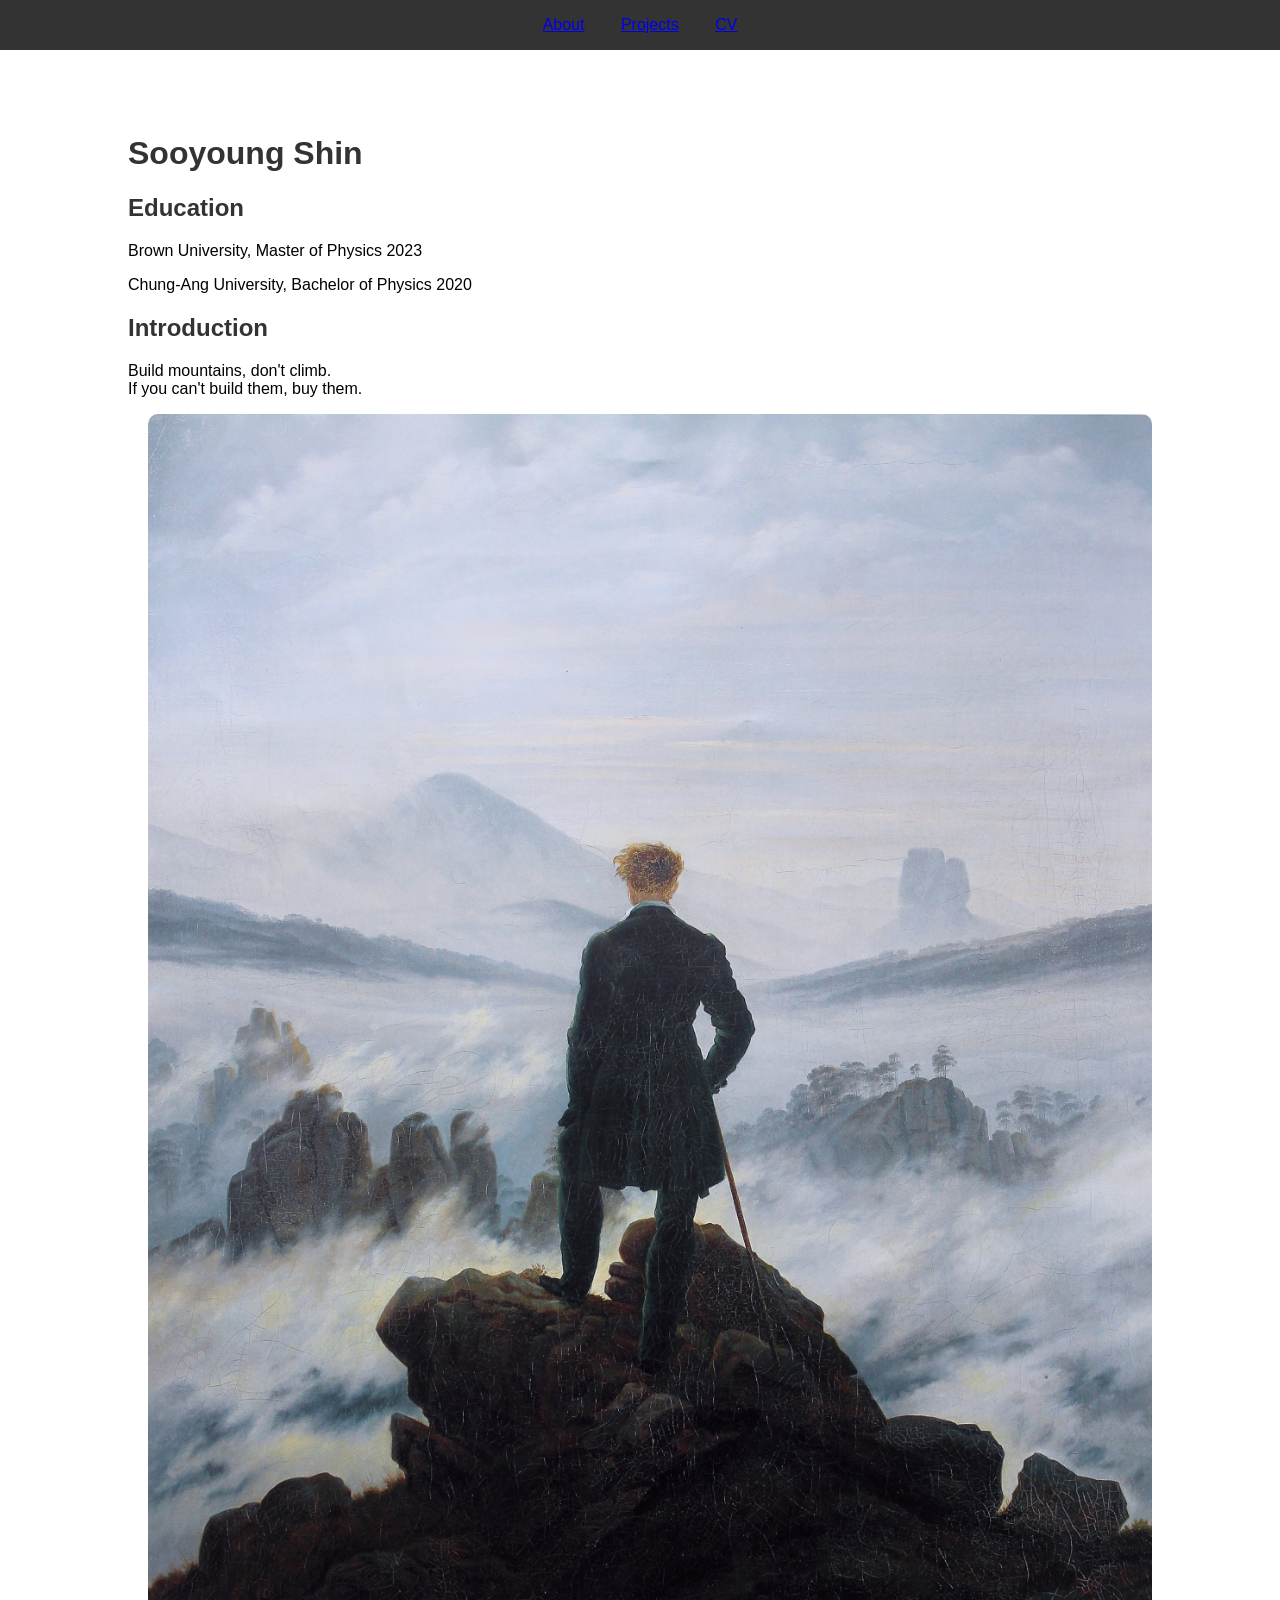
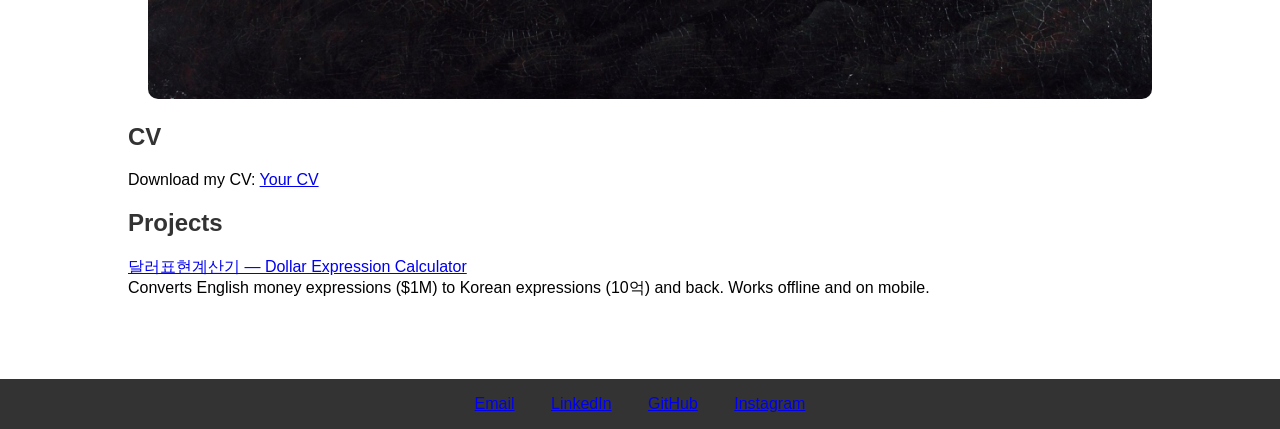
<file: index.html>
<!DOCTYPE html>
<html lang="en">
<head>
    <meta charset="UTF-8">
    <meta name="viewport" content="width=device-width, initial-scale=1.0">
    <link rel="stylesheet" href="styles.css">
    <title>Sooyoung Shin Github Page</title>
</head>
<body>

    <!-- Menu Section -->
    <div class="menu">
        <ul>
            <li><a href="#about">About</a></li>
            <li><a href="#projects">Projects</a></li>
            <li><a href="assets/documents/SooyoungShin_CV25Oct.pdf" target="_blank">CV</a></li>
        </ul>
    </div>

    <!-- Body Section (About Page) -->
    <div class="body" id="about">
        <h1>Sooyoung Shin</h1>
        
        <!-- Education Section -->
        <h2>Education</h2>
        <p>Brown University, Master of Physics 2023</p>
        <p>Chung-Ang University, Bachelor of Physics 2020</p>

        <!-- Introduction Section -->
        <h2>Introduction</h2>
        <p>
            Build mountains, don't climb.<br>
            If you can't build them, buy them.
        </p>

        <!-- Photo Section -->
        <div class="photo-container">
        <img src="assets/images/Caspar_David_Friedrich_-_Wanderer_above_the_sea_of_fog.jpg" alt="Your Photo">
        </div>

        <!-- CV Section -->
        <h2>CV</h2>
        <p>Download my CV: <a href="assets/documents/SooyoungShin_CV25Oct.pdf" target="_blank">Your CV</a></p>

        <!-- Projects Section -->
        <h2 id="projects">Projects</h2>
        <p>
            <a href="dollar-calculator/">달러표현계산기 — Dollar Expression Calculator</a><br>
            Converts English money expressions ($1M) to Korean expressions (10억) and back.
            Works offline and on mobile.
        </p>

    </div>
    
    <!-- Links Section -->
    <div class="links">
        <ul>
            <li><a href="mailto:sooyoung_shin@alumni.brown.edu">Email</a></li>
            <li><a href="https://www.linkedin.com/in/sooyoung-shin-26b8b2236/" target="_blank">LinkedIn</a></li>
            <li><a href="https://github.com/SooyoungShin" target="_blank">GitHub</a></li>
            <li><a href="https://www.instagram.com/so_oyoung947/" target="_blank">Instagram</a></li>
        </ul>
    </div>

</body>
</html>
</file>
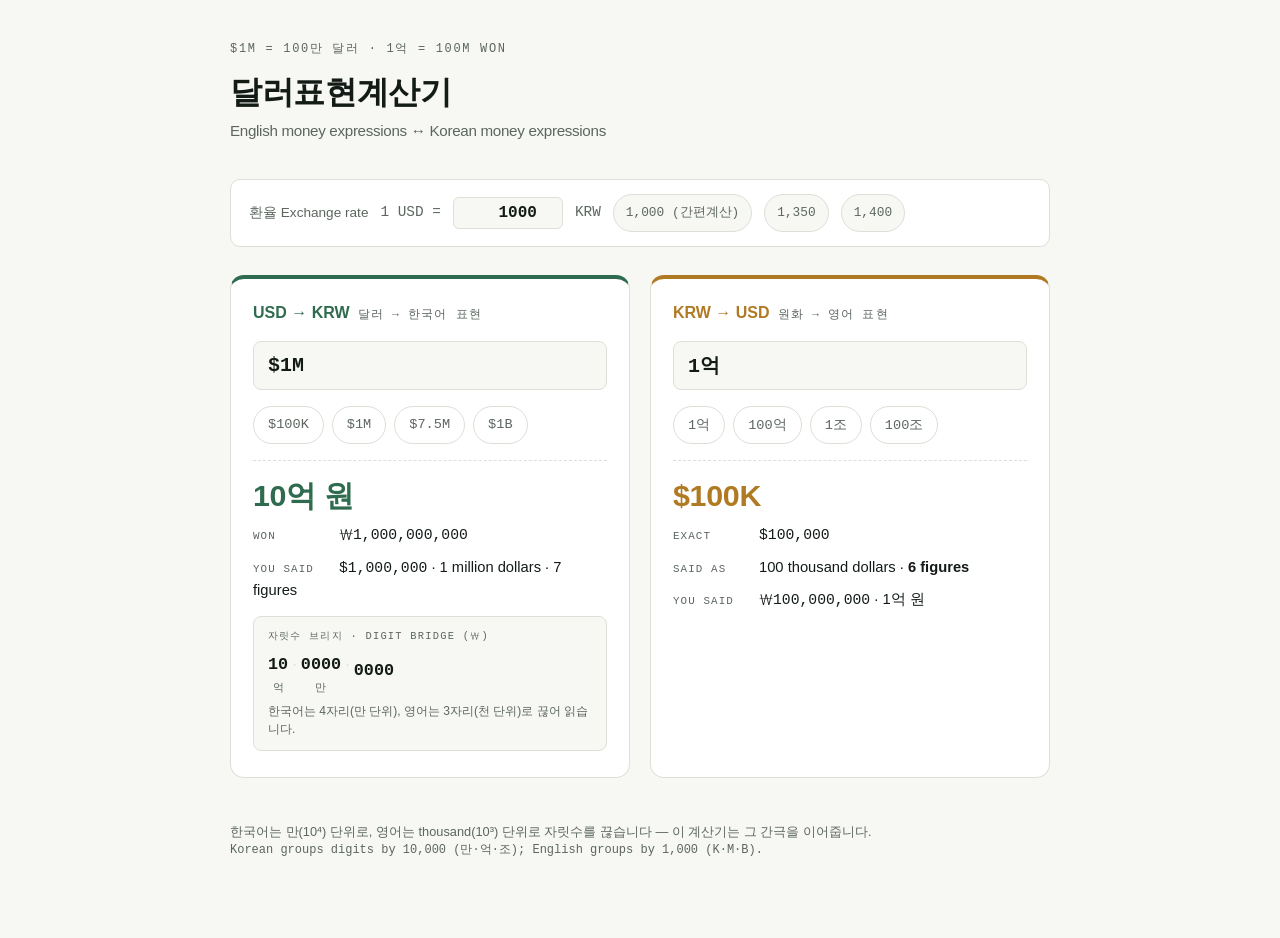
<file: dollar-calculator/index.html>
<!DOCTYPE html>
<html lang="ko">
<head>
<meta charset="UTF-8">
<meta name="viewport" content="width=device-width, initial-scale=1.0">
<title>달러표현계산기 · Dollar Expression Calculator</title>
<meta name="theme-color" content="#F7F8F4">
<meta name="mobile-web-app-capable" content="yes">
<meta name="apple-mobile-web-app-capable" content="yes">
<meta name="apple-mobile-web-app-status-bar-style" content="default">
<meta name="apple-mobile-web-app-title" content="달러계산기">
<link rel="manifest" href="manifest.json">
<style>
  :root{
    --paper:#F7F8F4;
    --ink:#131B16;
    --muted:#5C665F;
    --line:#DCE0D7;
    --usd:#2F6B4F;   /* US banknote green */
    --usd-soft:#E7F0EA;
    --krw:#B07A22;   /* 오만원권 gold */
    --krw-soft:#F6EEDD;
    --card:#FFFFFF;
  }
  :root{
    --sans:-apple-system,BlinkMacSystemFont,'Apple SD Gothic Neo','Noto Sans KR','Malgun Gothic','Segoe UI',Roboto,sans-serif;
    --monofont:ui-monospace,'SF Mono',SFMono-Regular,Menlo,Consolas,'Roboto Mono',monospace;
  }
  *{box-sizing:border-box;margin:0;padding:0}
  html{font-size:16px}
  body{
    background:var(--paper);
    color:var(--ink);
    font-family:var(--sans);
    line-height:1.5;
    min-height:100vh;
    -webkit-text-size-adjust:100%;
  }
  .mono{font-family:var(--monofont)}

  .wrap{max-width:860px;margin:0 auto;padding:40px 20px 80px}

  header{margin-bottom:36px}
  .eyebrow{
    font-family:var(--monofont);
    font-size:.75rem;letter-spacing:.14em;text-transform:uppercase;
    color:var(--muted);margin-bottom:10px;
  }
  h1{font-size:2rem;font-weight:700;letter-spacing:-.01em}
  h1 .sub{display:block;font-size:.95rem;font-weight:400;color:var(--muted);margin-top:4px}

  /* rate bar */
  .rate{
    display:flex;flex-wrap:wrap;align-items:center;gap:12px;
    border:1px solid var(--line);background:var(--card);
    border-radius:10px;padding:14px 18px;margin-bottom:28px;
  }
  .rate label{font-size:.85rem;color:var(--muted)}
  .rate input{
    font-family:var(--monofont);font-size:1rem;font-weight:600;
    width:110px;padding:6px 10px;border:1px solid var(--line);border-radius:6px;
    background:var(--paper);color:var(--ink);text-align:right;
  }
  .rate .eq{font-family:var(--monofont);font-size:.9rem;color:var(--muted)}
  .rate button{
    font-family:var(--monofont);font-size:.8rem;
    min-height:38px;padding:6px 12px;border:1px solid var(--line);border-radius:999px;
    background:var(--paper);color:var(--muted);cursor:pointer;
    touch-action:manipulation;
  }
  .rate button:hover{border-color:var(--ink);color:var(--ink)}
  @media(max-width:480px){
    .wrap{padding:24px 14px 60px}
    h1{font-size:1.55rem}
    .card{padding:18px 16px 22px}
    .big{font-size:1.6rem}
    .rate{padding:12px 14px}
    .rate input{width:96px;font-size:16px}
    .card input[type=text]{font-size:16px}
  }

  /* converter cards */
  .grid{display:grid;grid-template-columns:1fr 1fr;gap:20px}
  @media(max-width:720px){.grid{grid-template-columns:1fr}}

  .card{
    background:var(--card);border:1px solid var(--line);border-radius:14px;
    padding:22px 22px 26px;display:flex;flex-direction:column;gap:16px;
  }
  .card.usd{border-top:4px solid var(--usd)}
  .card.krw{border-top:4px solid var(--krw)}

  .card h2{font-size:1rem;font-weight:700;display:flex;align-items:baseline;gap:8px}
  .card h2 .dir{font-family:var(--monofont);font-size:.72rem;font-weight:400;
    letter-spacing:.1em;color:var(--muted)}
  .card.usd h2 .badge{color:var(--usd)}
  .card.krw h2 .badge{color:var(--krw)}

  .card input[type=text]{
    width:100%;font-family:var(--monofont);font-size:1.25rem;font-weight:600;
    padding:12px 14px;border:1px solid var(--line);border-radius:8px;
    background:var(--paper);color:var(--ink);
  }
  .card.usd input:focus{outline:2px solid var(--usd);outline-offset:1px}
  .card.krw input:focus{outline:2px solid var(--krw);outline-offset:1px}
  .rate input:focus{outline:2px solid var(--ink);outline-offset:1px}

  .chips{display:flex;flex-wrap:wrap;gap:8px}
  .chips button{
    font-family:var(--monofont);font-size:.85rem;
    min-height:38px;padding:6px 14px;border:1px solid var(--line);border-radius:999px;
    background:transparent;color:var(--muted);cursor:pointer;
    touch-action:manipulation;
  }
  .card.usd .chips button:hover{border-color:var(--usd);color:var(--usd)}
  .card.krw .chips button:hover{border-color:var(--krw);color:var(--krw)}

  .result{border-top:1px dashed var(--line);padding-top:16px;min-height:150px}
  .big{
    font-size:1.9rem;font-weight:700;letter-spacing:-.01em;line-height:1.2;
    overflow-wrap:anywhere;
  }
  .card.usd .big{color:var(--usd)}
  .card.krw .big{color:var(--krw)}
  .row{margin-top:10px;font-size:.92rem;color:var(--ink)}
  .row .lbl{
    display:inline-block;font-family:var(--monofont);font-size:.68rem;
    letter-spacing:.1em;text-transform:uppercase;color:var(--muted);
    width:86px;
  }
  .err{color:#A33B2E;font-size:.9rem}
  .hint{color:var(--muted);font-size:.85rem}

  /* signature: digit bridge — same number grouped both ways */
  .bridge{
    margin-top:14px;background:var(--paper);border:1px solid var(--line);
    border-radius:8px;padding:12px 14px;overflow-x:auto;
  }
  .bridge .btitle{
    font-family:var(--monofont);font-size:.65rem;letter-spacing:.12em;
    text-transform:uppercase;color:var(--muted);margin-bottom:8px;
  }
  .bline{display:flex;align-items:flex-end;gap:2px;white-space:nowrap}
  .bgroup{display:flex;flex-direction:column;align-items:center}
  .bdigits{font-family:var(--monofont);font-size:1.05rem;font-weight:600}
  .bunit{font-size:.68rem;color:var(--muted);margin-top:2px;min-height:1em}
  .bsep{color:var(--line);font-size:1.05rem;padding:0 2px;align-self:flex-start}
  .bnote{margin-top:6px;font-size:.75rem;color:var(--muted)}

  footer{margin-top:44px;font-size:.8rem;color:var(--muted)}
  footer .mono{font-size:.75rem}

  @media (prefers-reduced-motion: no-preference){
    .big{transition:opacity .15s ease}
  }
</style>
</head>
<body>
<div class="wrap">
  <header>
    <div class="eyebrow">$1M = 100만 달러 · 1억 = 100M won</div>
    <h1>달러표현계산기
      <span class="sub">English money expressions ↔ Korean money expressions</span>
    </h1>
  </header>

  <div class="rate">
    <label for="rateInput">환율 Exchange rate</label>
    <span class="eq">1 USD =</span>
    <input id="rateInput" type="number" value="1000" min="1" step="any" inputmode="decimal">
    <span class="eq">KRW</span>
    <button type="button" data-rate="1000">1,000 (간편계산)</button>
    <button type="button" data-rate="1350">1,350</button>
    <button type="button" data-rate="1400">1,400</button>
  </div>

  <div class="grid">

    <!-- USD → KRW -->
    <section class="card usd">
      <h2><span class="badge">USD → KRW</span><span class="dir">달러 → 한국어 표현</span></h2>
      <input id="usdInput" type="text" placeholder="$1M, 250k, 3.5B, 1,000,000 …"
             autocomplete="off" spellcheck="false" aria-label="US dollar amount">
      <div class="chips" id="usdChips">
        <button type="button">$100K</button>
        <button type="button">$1M</button>
        <button type="button">$7.5M</button>
        <button type="button">$1B</button>
      </div>
      <div class="result" id="usdResult">
        <p class="hint">금액을 입력하면 한국어 표현으로 변환됩니다.</p>
      </div>
    </section>

    <!-- KRW → USD -->
    <section class="card krw">
      <h2><span class="badge">KRW → USD</span><span class="dir">원화 → 영어 표현</span></h2>
      <input id="krwInput" type="text" placeholder="1억, 5000만, 3조 2000억, 1,000,000원 …"
             autocomplete="off" spellcheck="false" aria-label="Korean won amount">
      <div class="chips" id="krwChips">
        <button type="button">1억</button>
        <button type="button">100억</button>
        <button type="button">1조</button>
        <button type="button">100조</button>
      </div>
      <div class="result" id="krwResult">
        <p class="hint">Enter a Korean amount to see how it's said in English.</p>
      </div>
    </section>

  </div>

  <footer>
    <p>한국어는 만(10⁴) 단위로, 영어는 thousand(10³) 단위로 자릿수를 끊습니다 — 이 계산기는 그 간극을 이어줍니다.</p>
    <p class="mono">Korean groups digits by 10,000 (만·억·조); English groups by 1,000 (K·M·B).</p>
  </footer>
</div>

<script>
(function(){
  const rateInput = document.getElementById('rateInput');
  const usdInput  = document.getElementById('usdInput');
  const krwInput  = document.getElementById('krwInput');
  const usdResult = document.getElementById('usdResult');
  const krwResult = document.getElementById('krwResult');

  const fmt = n => n.toLocaleString('en-US', {maximumFractionDigits: 2});

  function trimNum(n){
    const r = Math.round(n * 100) / 100;
    return r.toLocaleString('en-US', {maximumFractionDigits: 2});
  }

  /* ---------- parsing ---------- */

  // "$1M", "1.5m", "250k", "3B", "1,000,000"
  function parseUsd(str){
    let s = str.trim().replace(/[$,\s]/g, '').replace(/dollars?$/i, '');
    if (!s) return null;
    const m = s.match(/^(\d+(?:\.\d+)?)([kKmMbBtT]?)$/);
    if (!m) return null;
    const mult = {k:1e3, m:1e6, b:1e9, t:1e12, '':1}[m[2].toLowerCase()];
    const v = parseFloat(m[1]) * mult;
    return isFinite(v) ? v : null;
  }

  // "1억", "5000만", "3조 2000억", "1억2000만", "1.5억", "1,000,000원", "1000000"
  function parseKrw(str){
    let s = str.trim().replace(/[₩,\s]/g, '').replace(/원$/, '');
    if (!s) return null;
    if (/^\d+(\.\d+)?$/.test(s)) return parseFloat(s);
    const units = {'경':1e16, '조':1e12, '억':1e8, '만':1e4, '천':1e3};
    let total = 0, matched = false;
    const re = /(\d+(?:\.\d+)?)(경|조|억|만|천)/g;
    let lastIndex = 0, m;
    while ((m = re.exec(s)) !== null){
      if (m.index !== lastIndex) return null;       // stray text between tokens
      total += parseFloat(m[1]) * units[m[2]];
      lastIndex = re.lastIndex;
      matched = true;
    }
    if (!matched) return null;
    const rest = s.slice(lastIndex);
    if (rest){
      if (!/^\d+$/.test(rest)) return null;         // e.g. "1억2000" → +2000
      total += parseFloat(rest);
    }
    return isFinite(total) ? total : null;
  }

  /* ---------- formatting ---------- */

  // 1000000000 → "10억"
  function koreanUnits(n){
    n = Math.round(n);
    if (n === 0) return '0';
    const units = [['경',1e16],['조',1e12],['억',1e8],['만',1e4]];
    let parts = [], rest = n;
    for (const [name, val] of units){
      const q = Math.floor(rest / val);
      if (q > 0){ parts.push(q.toLocaleString('en-US') + name); rest -= q * val; }
    }
    if (rest > 0) parts.push(rest.toLocaleString('en-US'));
    return parts.join(' ');
  }

  // 100000 → {short:"$100K", word:"100 thousand dollars"}
  function usdExpressions(n){
    const tiers = [
      [1e12, 'T', 'trillion'],
      [1e9,  'B', 'billion'],
      [1e6,  'M', 'million'],
      [1e3,  'K', 'thousand']
    ];
    for (const [val, sym, word] of tiers){
      if (n >= val){
        const q = trimNum(n / val);
        return { short: '$' + q + sym, word: q + ' ' + word + ' dollars' };
      }
    }
    return { short: '$' + trimNum(n), word: trimNum(n) + ' dollars' };
  }

  function figures(n){
    const i = Math.floor(Math.abs(n));
    if (i < 1) return null;
    const d = String(i).length;
    return d >= 4 ? d + ' figures' : null;   // people rarely say "3 figures"
  }

  /* ---------- signature: digit bridge ---------- */

  function bridgeHtml(wonInt){
    const s = String(Math.round(wonInt));
    if (s.length < 5) return '';
    // group digits in 4s from the right, label boundaries with 만/억/조/경
    const unitNames = ['', '만', '억', '조', '경'];
    const groups = [];
    for (let end = s.length, gi = 0; end > 0; end -= 4, gi++){
      groups.unshift({ digits: s.slice(Math.max(0, end - 4), end), unit: unitNames[gi] || '' });
    }
    let html = '<div class="bridge"><div class="btitle">자릿수 브리지 · digit bridge (₩)</div><div class="bline">';
    groups.forEach((g, i) => {
      html += '<div class="bgroup"><span class="bdigits">' + g.digits + '</span>'
            + '<span class="bunit">' + g.unit + '</span></div>';
      if (i < groups.length - 1) html += '<span class="bsep">·</span>';
    });
    html += '</div><div class="bnote">한국어는 4자리(만 단위), 영어는 3자리(천 단위)로 끊어 읽습니다.</div></div>';
    return html;
  }

  /* ---------- rendering ---------- */

  function rate(){
    const r = parseFloat(rateInput.value);
    return (isFinite(r) && r > 0) ? r : null;
  }

  function renderUsd(){
    const raw = usdInput.value;
    if (!raw.trim()){ usdResult.innerHTML = '<p class="hint">금액을 입력하면 한국어 표현으로 변환됩니다.</p>'; return; }
    const r = rate();
    if (!r){ usdResult.innerHTML = '<p class="err">환율을 확인해 주세요.</p>'; return; }
    const usd = parseUsd(raw);
    if (usd === null){
      usdResult.innerHTML = '<p class="err">형식을 인식하지 못했습니다. 예: $1M, 250k, 1,000,000</p>';
      return;
    }
    const won = usd * r;
    const expr = usdExpressions(usd);
    const fig = figures(usd);
    usdResult.innerHTML =
      '<div class="big">' + koreanUnits(won) + ' 원</div>' +
      '<div class="row"><span class="lbl">Won</span><span class="mono">₩' + fmt(Math.round(won)) + '</span></div>' +
      '<div class="row"><span class="lbl">You said</span><span class="mono">$' + fmt(usd) + '</span> · ' + expr.word + (fig ? ' · ' + fig : '') + '</div>' +
      bridgeHtml(won);
  }

  function renderKrw(){
    const raw = krwInput.value;
    if (!raw.trim()){ krwResult.innerHTML = '<p class="hint">Enter a Korean amount to see how it\'s said in English.</p>'; return; }
    const r = rate();
    if (!r){ krwResult.innerHTML = '<p class="err">환율을 확인해 주세요.</p>'; return; }
    const won = parseKrw(raw);
    if (won === null){
      krwResult.innerHTML = '<p class="err">형식을 인식하지 못했습니다. 예: 1억, 5000만, 1,000,000원</p>';
      return;
    }
    const usd = won / r;
    const expr = usdExpressions(usd);
    const fig = figures(usd);
    krwResult.innerHTML =
      '<div class="big">' + expr.short + '</div>' +
      '<div class="row"><span class="lbl">Exact</span><span class="mono">$' + fmt(usd) + '</span></div>' +
      '<div class="row"><span class="lbl">Said as</span>' + expr.word + (fig ? ' · <strong>' + fig + '</strong>' : '') + '</div>' +
      '<div class="row"><span class="lbl">You said</span><span class="mono">₩' + fmt(Math.round(won)) + '</span> · ' + koreanUnits(won) + ' 원</div>';
  }

  function renderAll(){ renderUsd(); renderKrw(); }

  usdInput.addEventListener('input', renderUsd);
  krwInput.addEventListener('input', renderKrw);
  rateInput.addEventListener('input', renderAll);

  document.querySelectorAll('.rate button').forEach(b =>
    b.addEventListener('click', () => { rateInput.value = b.dataset.rate; renderAll(); }));

  document.getElementById('usdChips').addEventListener('click', e => {
    if (e.target.tagName === 'BUTTON'){ usdInput.value = e.target.textContent; renderUsd(); }
  });
  document.getElementById('krwChips').addEventListener('click', e => {
    if (e.target.tagName === 'BUTTON'){ krwInput.value = e.target.textContent; renderKrw(); }
  });

  // opening state: the user's own example
  usdInput.value = '$1M';
  krwInput.value = '1억';
  renderAll();

  // offline support: cache the app with a service worker (requires HTTPS, e.g. github.io)
  if ('serviceWorker' in navigator){
    window.addEventListener('load', () => {
      navigator.serviceWorker.register('sw.js').catch(() => {/* offline mode unavailable */});
    });
  }
})();
</script>
</body>
</html>
</file>
<file: styles.css>
body {
    margin: 0;
    padding: 0;
    font-family: Arial, sans-serif;
}

.menu, .links {
    background-color: #333;
    color: #fff;
    padding: 1em;
    text-align: center;
}

.menu ul, .links ul {
    list-style: none;
    padding: 0;
    margin: 0;
}

.menu li, .links li {
    display: inline;
    margin: 0 1em;
}

.body {
    padding: 5% 10%;
    text-align: left;
}

h1, h2 {
    color: #333;
}

.photo-container {
    float: right;
    margin: 0 0 20px 20px;
}

.photo-container img {
    width: 100%;
    height: auto;
    border-radius: 10px;
}
</file>
